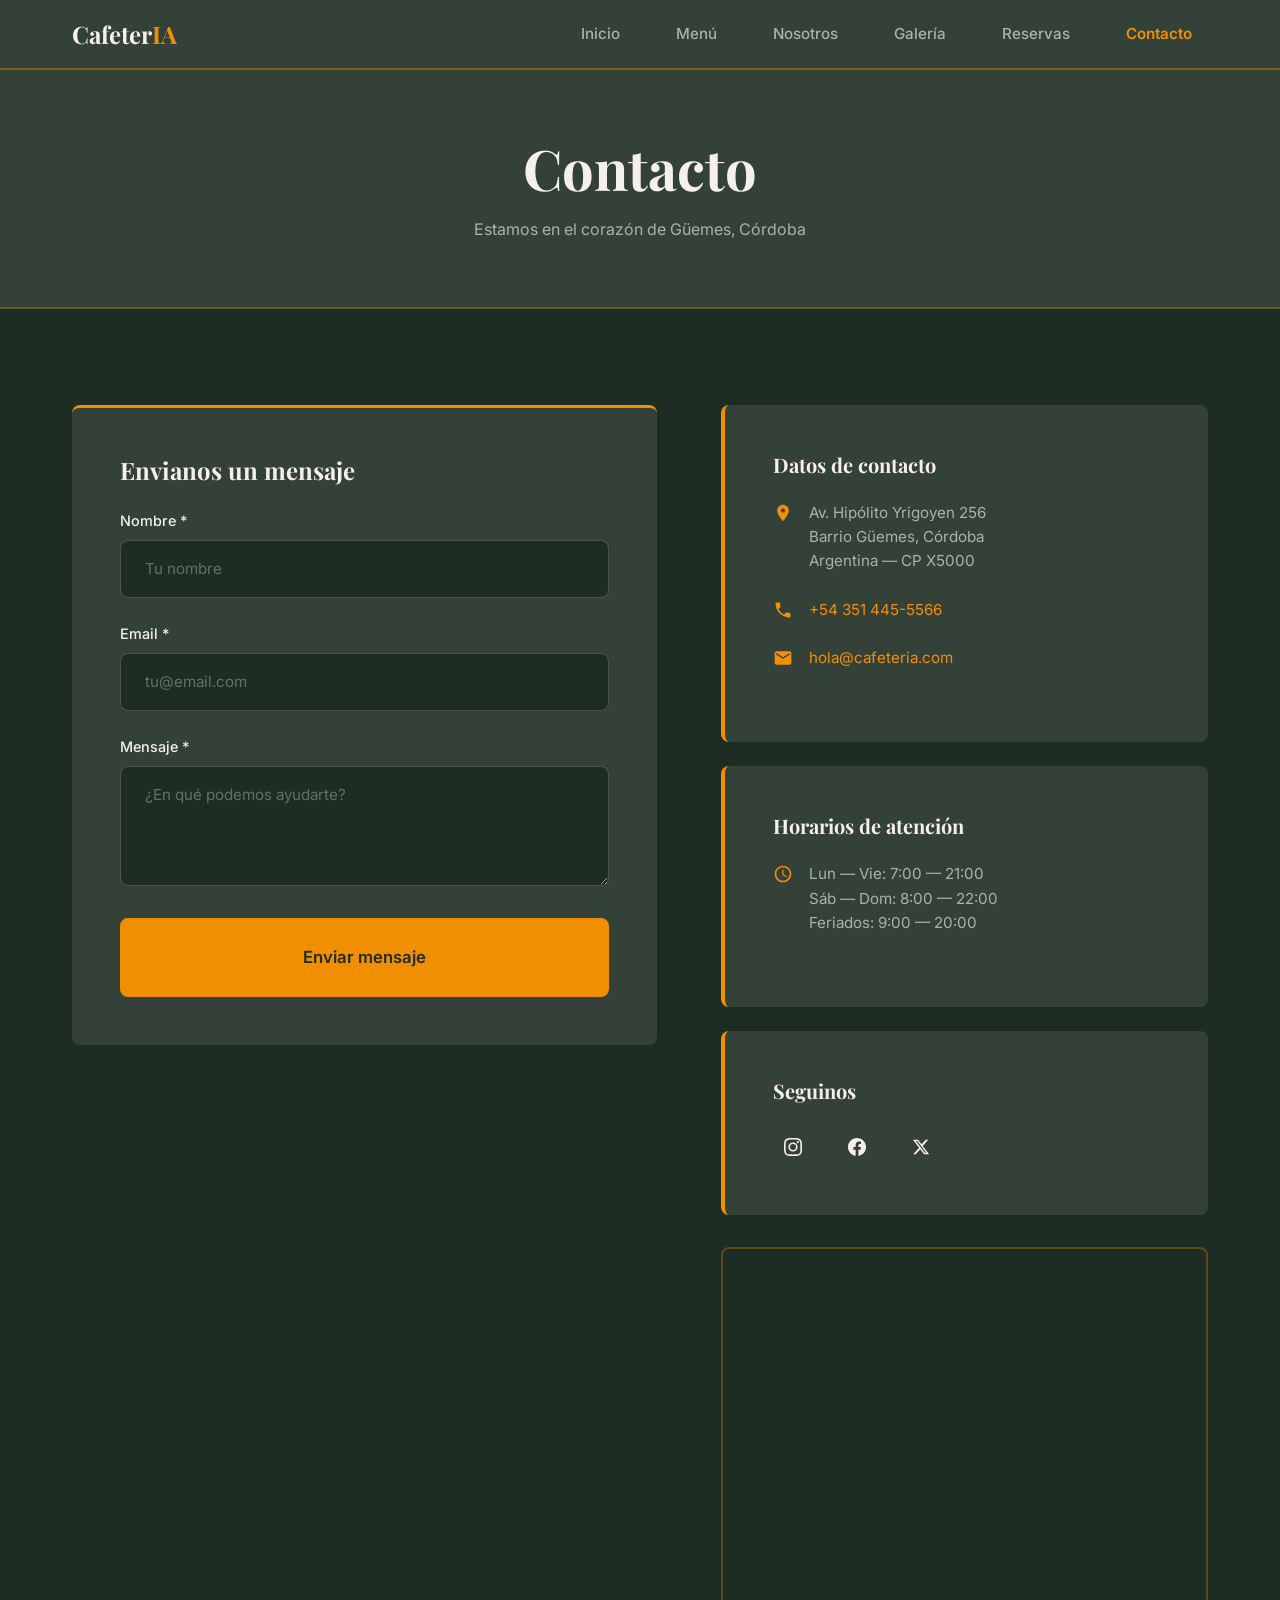
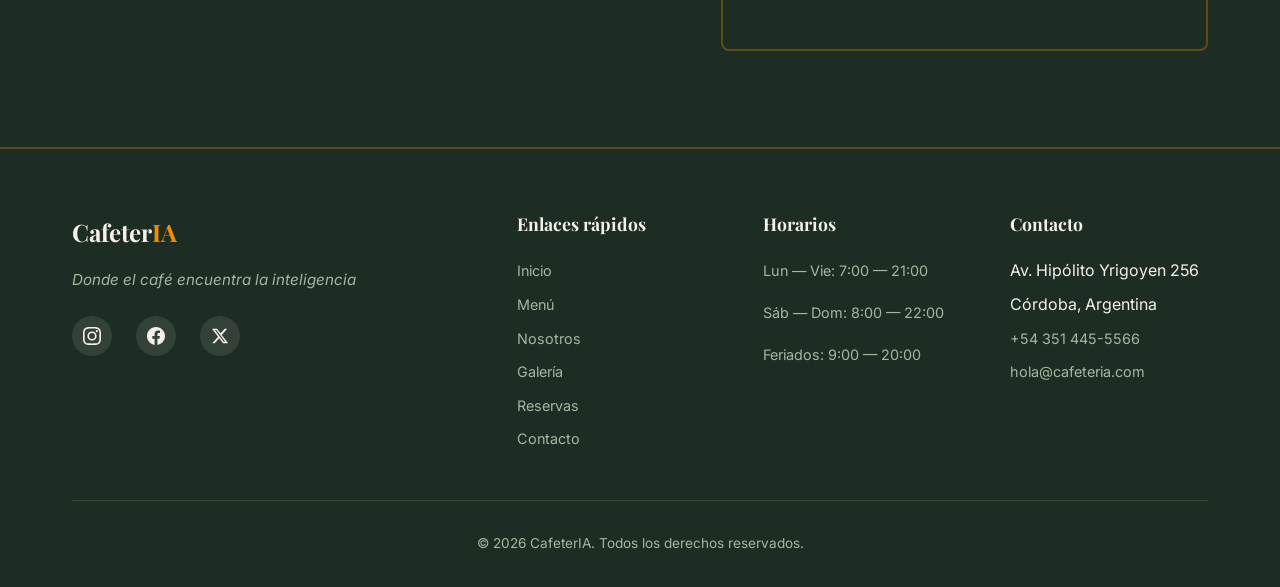
<file: contacto.html>
<!DOCTYPE html>
<html lang="es">
<head>
  <meta charset="UTF-8">
  <meta name="viewport" content="width=device-width, initial-scale=1.0">
  <meta name="description" content="Contactá con CafeterIA — Córdoba, Argentina. Dirección, teléfono, email y mapa.">
  <title>CafeterIA — Contacto</title>
  <link rel="preconnect" href="https://fonts.googleapis.com">
  <link rel="preconnect" href="https://fonts.gstatic.com" crossorigin>
  <link href="https://fonts.googleapis.com/css2?family=Inter:wght@400;500;600;700&family=Playfair+Display:wght@700&display=swap" rel="stylesheet">
  <link rel="stylesheet" href="css/main.css">
</head>
<body>

  <nav class="navbar">
    <div class="navbar__container">
      <a href="index.html" class="navbar__logo">Cafeter<span class="logo-ia">IA</span></a>
      <ul class="navbar__menu">
        <li><a href="index.html" class="navbar__link">Inicio</a></li>
        <li><a href="menu.html" class="navbar__link">Menú</a></li>
        <li><a href="nosotros.html" class="navbar__link">Nosotros</a></li>
        <li><a href="galeria.html" class="navbar__link">Galería</a></li>
        <li><a href="reservas.html" class="navbar__link">Reservas</a></li>
        <li><a href="contacto.html" class="navbar__link">Contacto</a></li>
      </ul>
      <button class="navbar__burger" aria-label="Abrir menú">
        <span></span><span></span><span></span>
      </button>
    </div>
    <div class="navbar__mobile-menu">
      <a href="index.html" class="navbar__link">Inicio</a>
      <a href="menu.html" class="navbar__link">Menú</a>
      <a href="nosotros.html" class="navbar__link">Nosotros</a>
      <a href="galeria.html" class="navbar__link">Galería</a>
      <a href="reservas.html" class="navbar__link">Reservas</a>
      <a href="contacto.html" class="navbar__link">Contacto</a>
    </div>
  </nav>

  <main>
    <header class="page-header">
      <h1 class="page-header__title">Contacto</h1>
      <p class="page-header__subtitle">Estamos en el corazón de Güemes, Córdoba</p>
    </header>

    <section class="section">
      <div class="section__container">
        <div class="two-columns">
          <!-- Formulario de contacto -->
          <div>
            <div class="form-container">
              <h2 style="font-family: 'Playfair Display', serif; margin-bottom: 1.5rem; font-size: 1.5rem;">Envianos un mensaje</h2>
              <form id="contact-form" class="form" novalidate>
                <div class="form__group">
                  <label for="contact-nombre" class="form__label">Nombre *</label>
                  <input type="text" id="contact-nombre" name="nombre" class="form__input" placeholder="Tu nombre" required>
                  <span class="form__error" id="contact-nombre-error">Ingresá tu nombre</span>
                </div>

                <div class="form__group">
                  <label for="contact-email" class="form__label">Email *</label>
                  <input type="email" id="contact-email" name="email" class="form__input" placeholder="tu@email.com" required>
                  <span class="form__error" id="contact-email-error">Ingresá un email válido</span>
                </div>

                <div class="form__group">
                  <label for="contact-mensaje" class="form__label">Mensaje *</label>
                  <textarea id="contact-mensaje" name="mensaje" class="form__textarea" placeholder="¿En qué podemos ayudarte?" required></textarea>
                  <span class="form__error" id="contact-mensaje-error">Escribí tu mensaje</span>
                </div>

                <button type="submit" class="btn btn--primary btn--lg" style="width: 100%;">Enviar mensaje</button>
              </form>

              <div class="confirmation-message" id="contact-confirmation">
                <div class="confirmation-message__icon">📨</div>
                <h3 class="confirmation-message__title">¡Mensaje enviado!</h3>
                <p class="confirmation-message__text">Gracias por contactarnos. Te responderemos a la brevedad.</p>
              </div>
            </div>
          </div>

          <!-- Información de contacto -->
          <div>
            <div class="info-box">
              <h3 class="info-box__title">Datos de contacto</h3>
              <div class="info-box__item">
                <svg viewBox="0 0 24 24"><path d="M12 2C8.13 2 5 5.13 5 9c0 5.25 7 13 7 13s7-7.75 7-13c0-3.87-3.13-7-7-7zm0 9.5c-1.38 0-2.5-1.12-2.5-2.5s1.12-2.5 2.5-2.5 2.5 1.12 2.5 2.5-1.12 2.5-2.5 2.5z"/></svg>
                <span>Av. Hipólito Yrigoyen 256<br>Barrio Güemes, Córdoba<br>Argentina — CP X5000</span>
              </div>
              <div class="info-box__item">
                <svg viewBox="0 0 24 24"><path d="M6.62 10.79c1.44 2.83 3.76 5.14 6.59 6.59l2.2-2.2c.27-.27.67-.36 1.02-.24 1.12.37 2.33.57 3.57.57.55 0 1 .45 1 1V20c0 .55-.45 1-1 1-9.39 0-17-7.61-17-17 0-.55.45-1 1-1h3.5c.55 0 1 .45 1 1 0 1.25.2 2.45.57 3.57.11.35.03.74-.25 1.02l-2.2 2.2z"/></svg>
                <span><a href="tel:+543514455566">+54 351 445-5566</a></span>
              </div>
              <div class="info-box__item">
                <svg viewBox="0 0 24 24"><path d="M20 4H4c-1.1 0-1.99.9-1.99 2L2 18c0 1.1.9 2 2 2h16c1.1 0 2-.9 2-2V6c0-1.1-.9-2-2-2zm0 4l-8 5-8-5V6l8 5 8-5v2z"/></svg>
                <span><a href="mailto:hola@cafeteria.com">hola@cafeteria.com</a></span>
              </div>
            </div>

            <div class="info-box" style="margin-top: 1.5rem;">
              <h3 class="info-box__title">Horarios de atención</h3>
              <div class="info-box__item">
                <svg viewBox="0 0 24 24"><path d="M11.99 2C6.47 2 2 6.48 2 12s4.47 10 9.99 10C17.52 22 22 17.52 22 12S17.52 2 11.99 2zM12 20c-4.42 0-8-3.58-8-8s3.58-8 8-8 8 3.58 8 8-3.58 8-8 8zm.5-13H11v6l5.25 3.15.75-1.23-4.5-2.67z"/></svg>
                <span>
                  Lun — Vie: 7:00 — 21:00<br>
                  Sáb — Dom: 8:00 — 22:00<br>
                  Feriados: 9:00 — 20:00
                </span>
              </div>
            </div>

            <div class="info-box" style="margin-top: 1.5rem;">
              <h3 class="info-box__title">Seguinos</h3>
              <div class="footer__social">
                <a href="#" aria-label="Instagram">
                  <svg viewBox="0 0 24 24"><path d="M12 2.163c3.204 0 3.584.012 4.85.07 3.252.148 4.771 1.691 4.919 4.919.058 1.265.069 1.645.069 4.849 0 3.205-.012 3.584-.069 4.849-.149 3.225-1.664 4.771-4.919 4.919-1.266.058-1.644.07-4.85.07-3.204 0-3.584-.012-4.849-.07-3.26-.149-4.771-1.699-4.919-4.92-.058-1.265-.07-1.644-.07-4.849 0-3.204.013-3.583.07-4.849.149-3.227 1.664-4.771 4.919-4.919 1.266-.057 1.645-.069 4.849-.069zM12 0C8.741 0 8.333.014 7.053.072 2.695.272.273 2.69.073 7.052.014 8.333 0 8.741 0 12c0 3.259.014 3.668.072 4.948.2 4.358 2.618 6.78 6.98 6.98C8.333 23.986 8.741 24 12 24c3.259 0 3.668-.014 4.948-.072 4.354-.2 6.782-2.618 6.979-6.98.059-1.28.073-1.689.073-4.948 0-3.259-.014-3.667-.072-4.947-.196-4.354-2.617-6.78-6.979-6.98C15.668.014 15.259 0 12 0zm0 5.838a6.162 6.162 0 100 12.324 6.162 6.162 0 000-12.324zM12 16a4 4 0 110-8 4 4 0 010 8zm6.406-11.845a1.44 1.44 0 100 2.881 1.44 1.44 0 000-2.881z"/></svg>
                </a>
                <a href="#" aria-label="Facebook">
                  <svg viewBox="0 0 24 24"><path d="M24 12.073c0-6.627-5.373-12-12-12s-12 5.373-12 12c0 5.99 4.388 10.954 10.125 11.854v-8.385H7.078v-3.47h3.047V9.43c0-3.007 1.792-4.669 4.533-4.669 1.312 0 2.686.235 2.686.235v2.953H15.83c-1.491 0-1.956.925-1.956 1.874v2.25h3.328l-.532 3.47h-2.796v8.385C19.612 23.027 24 18.062 24 12.073z"/></svg>
                </a>
                <a href="#" aria-label="Twitter">
                  <svg viewBox="0 0 24 24"><path d="M18.244 2.25h3.308l-7.227 8.26 8.502 11.24H16.17l-5.214-6.817L4.99 21.75H1.68l7.73-8.835L1.254 2.25H8.08l4.713 6.231zm-1.161 17.52h1.833L7.084 4.126H5.117z"/></svg>
                </a>
              </div>
            </div>

            <div class="map-container">
              <iframe
                src="https://maps.google.com/maps?q=Barrio+Güemes,+Córdoba,+Argentina&t=&z=15&ie=UTF8&iwloc=&output=embed"
                allowfullscreen=""
                loading="lazy"
                referrerpolicy="no-referrer-when-downgrade"
                title="Ubicación de CafeterIA en Córdoba">
              </iframe>
            </div>
          </div>
        </div>
      </div>
    </section>
  </main>

  <footer class="footer">
    <div class="footer__container">
      <div class="footer__grid">
        <div class="footer__brand">
          <div class="footer__logo">Cafeter<span class="logo-ia">IA</span></div>
          <p class="footer__slogan">Donde el café encuentra la inteligencia</p>
          <div class="footer__social">
            <a href="#" aria-label="Instagram"><svg viewBox="0 0 24 24"><path d="M12 2.163c3.204 0 3.584.012 4.85.07 3.252.148 4.771 1.691 4.919 4.919.058 1.265.069 1.645.069 4.849 0 3.205-.012 3.584-.069 4.849-.149 3.225-1.664 4.771-4.919 4.919-1.266.058-1.644.07-4.85.07-3.204 0-3.584-.012-4.849-.07-3.26-.149-4.771-1.699-4.919-4.92-.058-1.265-.07-1.644-.07-4.849 0-3.204.013-3.583.07-4.849.149-3.227 1.664-4.771 4.919-4.919 1.266-.057 1.645-.069 4.849-.069zM12 0C8.741 0 8.333.014 7.053.072 2.695.272.273 2.69.073 7.052.014 8.333 0 8.741 0 12c0 3.259.014 3.668.072 4.948.2 4.358 2.618 6.78 6.98 6.98C8.333 23.986 8.741 24 12 24c3.259 0 3.668-.014 4.948-.072 4.354-.2 6.782-2.618 6.979-6.98.059-1.28.073-1.689.073-4.948 0-3.259-.014-3.667-.072-4.947-.196-4.354-2.617-6.78-6.979-6.98C15.668.014 15.259 0 12 0zm0 5.838a6.162 6.162 0 100 12.324 6.162 6.162 0 000-12.324zM12 16a4 4 0 110-8 4 4 0 010 8zm6.406-11.845a1.44 1.44 0 100 2.881 1.44 1.44 0 000-2.881z"/></svg></a>
            <a href="#" aria-label="Facebook"><svg viewBox="0 0 24 24"><path d="M24 12.073c0-6.627-5.373-12-12-12s-12 5.373-12 12c0 5.99 4.388 10.954 10.125 11.854v-8.385H7.078v-3.47h3.047V9.43c0-3.007 1.792-4.669 4.533-4.669 1.312 0 2.686.235 2.686.235v2.953H15.83c-1.491 0-1.956.925-1.956 1.874v2.25h3.328l-.532 3.47h-2.796v8.385C19.612 23.027 24 18.062 24 12.073z"/></svg></a>
            <a href="#" aria-label="Twitter"><svg viewBox="0 0 24 24"><path d="M18.244 2.25h3.308l-7.227 8.26 8.502 11.24H16.17l-5.214-6.817L4.99 21.75H1.68l7.73-8.835L1.254 2.25H8.08l4.713 6.231zm-1.161 17.52h1.833L7.084 4.126H5.117z"/></svg></a>
          </div>
        </div>
        <div>
          <h4 class="footer__title">Enlaces rápidos</h4>
          <ul class="footer__links">
            <li><a href="index.html">Inicio</a></li>
            <li><a href="menu.html">Menú</a></li>
            <li><a href="nosotros.html">Nosotros</a></li>
            <li><a href="galeria.html">Galería</a></li>
            <li><a href="reservas.html">Reservas</a></li>
            <li><a href="contacto.html">Contacto</a></li>
          </ul>
        </div>
        <div>
          <h4 class="footer__title">Horarios</h4>
          <div class="footer__schedule">
            <p>Lun — Vie: 7:00 — 21:00</p>
            <p>Sáb — Dom: 8:00 — 22:00</p>
            <p>Feriados: 9:00 — 20:00</p>
          </div>
        </div>
        <div>
          <h4 class="footer__title">Contacto</h4>
          <ul class="footer__links">
            <li>Av. Hipólito Yrigoyen 256</li>
            <li>Córdoba, Argentina</li>
            <li><a href="tel:+543514455566">+54 351 445-5566</a></li>
            <li><a href="mailto:hola@cafeteria.com">hola@cafeteria.com</a></li>
          </ul>
        </div>
      </div>
      <div class="footer__bottom">
        <p>&copy; <span id="current-year"></span> CafeterIA. Todos los derechos reservados.</p>
      </div>
    </div>
  </footer>

  <script src="js/main.js"></script>
  <script src="js/forms.js"></script>
</body>
</html>
</file>
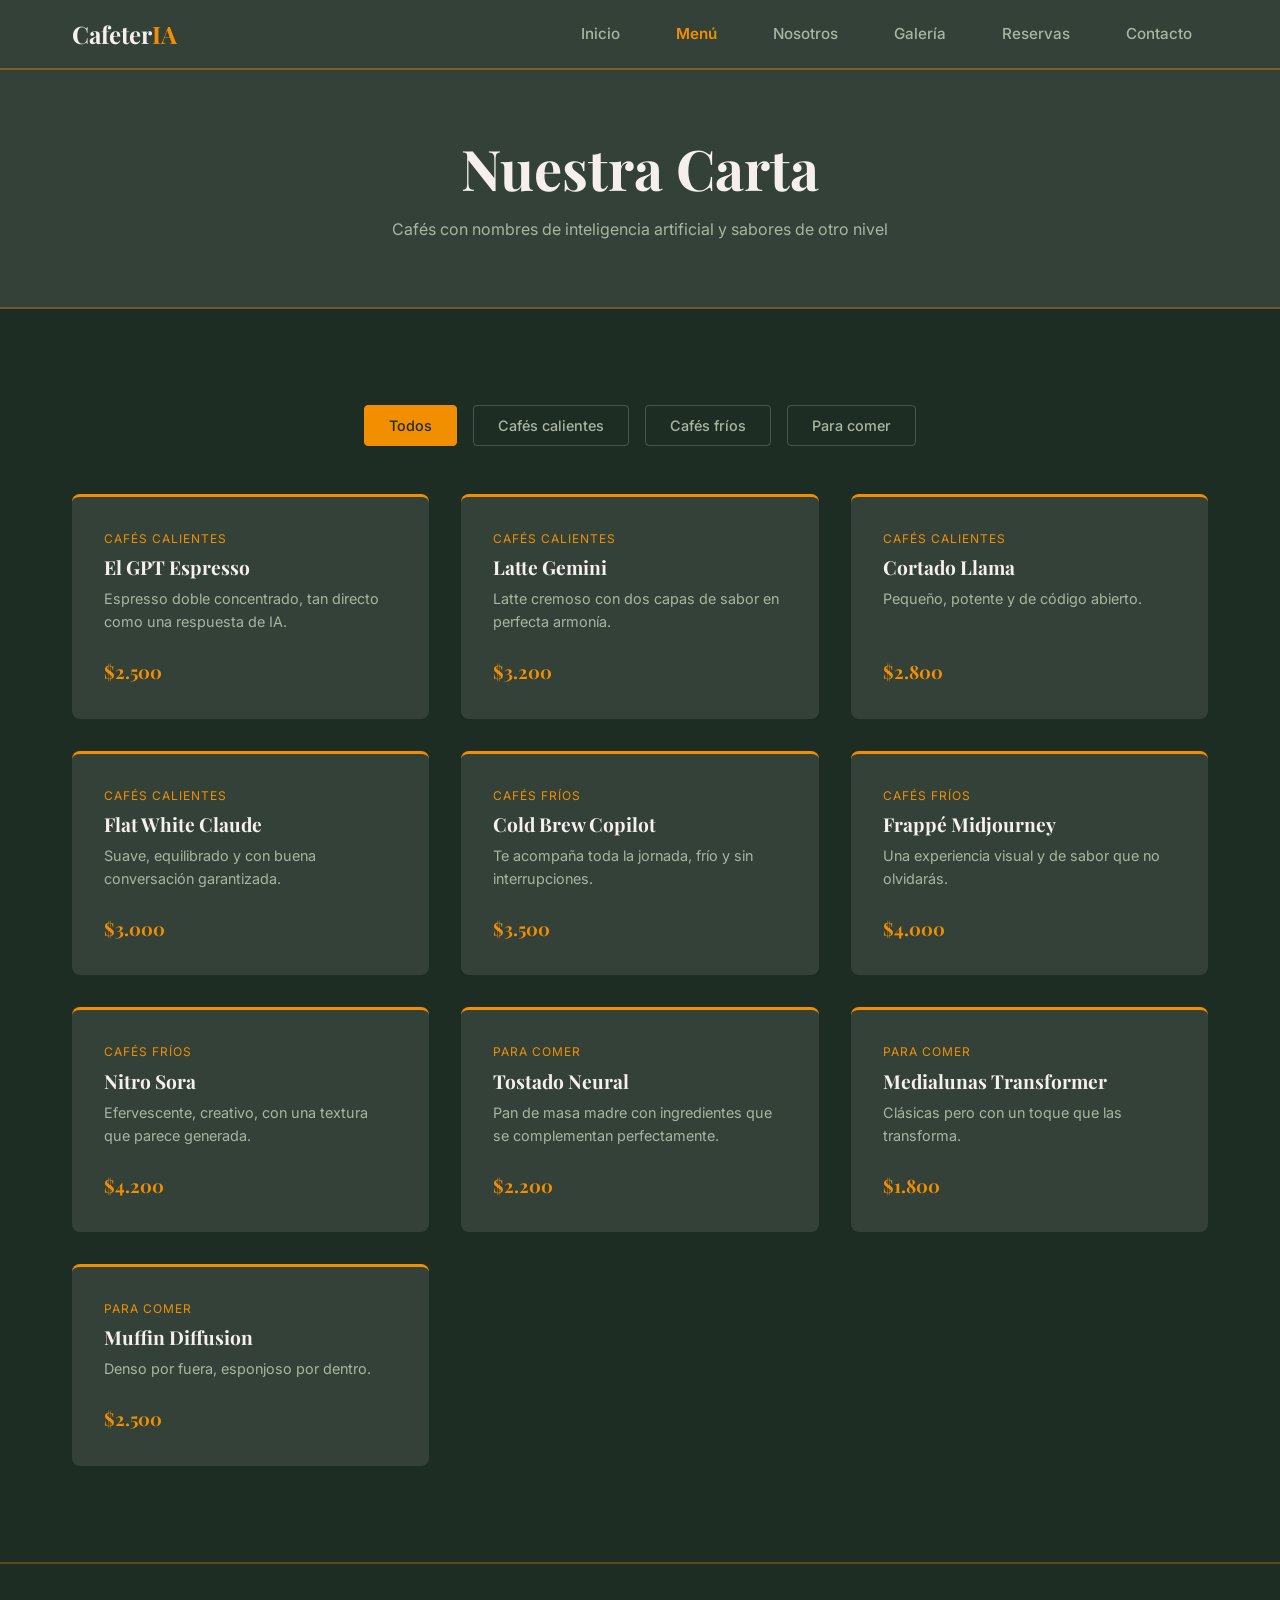
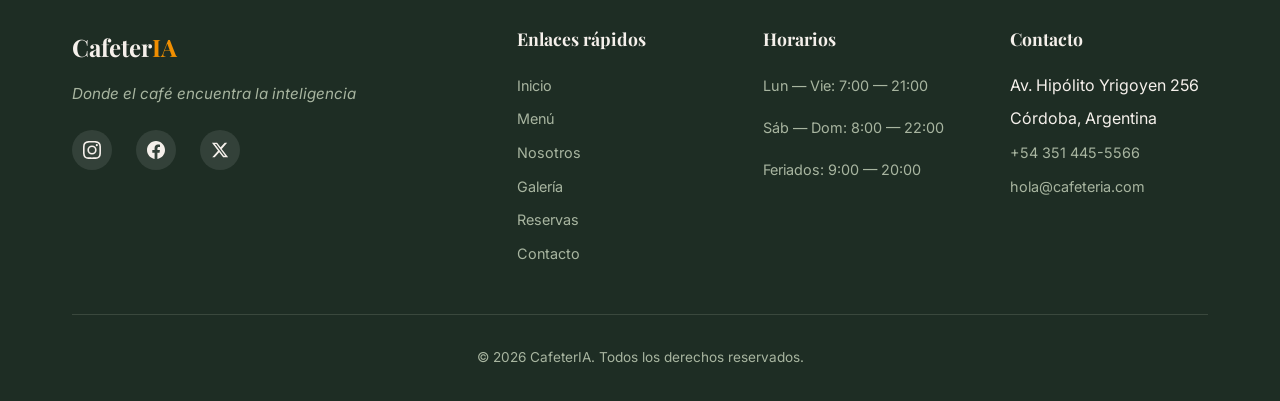
<file: menu.html>
<!DOCTYPE html>
<html lang="es">
<head>
  <meta charset="UTF-8">
  <meta name="viewport" content="width=device-width, initial-scale=1.0">
  <meta name="description" content="Carta completa de CafeterIA — Cafés con nombres de IA, fríos, y opciones para comer.">
  <title>CafeterIA — Menú</title>
  <link rel="preconnect" href="https://fonts.googleapis.com">
  <link rel="preconnect" href="https://fonts.gstatic.com" crossorigin>
  <link href="https://fonts.googleapis.com/css2?family=Inter:wght@400;500;600;700&family=Playfair+Display:wght@700&display=swap" rel="stylesheet">
  <link rel="stylesheet" href="css/main.css">
</head>
<body>

  <nav class="navbar">
    <div class="navbar__container">
      <a href="index.html" class="navbar__logo">Cafeter<span class="logo-ia">IA</span></a>
      <ul class="navbar__menu">
        <li><a href="index.html" class="navbar__link">Inicio</a></li>
        <li><a href="menu.html" class="navbar__link">Menú</a></li>
        <li><a href="nosotros.html" class="navbar__link">Nosotros</a></li>
        <li><a href="galeria.html" class="navbar__link">Galería</a></li>
        <li><a href="reservas.html" class="navbar__link">Reservas</a></li>
        <li><a href="contacto.html" class="navbar__link">Contacto</a></li>
      </ul>
      <button class="navbar__burger" aria-label="Abrir menú">
        <span></span><span></span><span></span>
      </button>
    </div>
    <div class="navbar__mobile-menu">
      <a href="index.html" class="navbar__link">Inicio</a>
      <a href="menu.html" class="navbar__link">Menú</a>
      <a href="nosotros.html" class="navbar__link">Nosotros</a>
      <a href="galeria.html" class="navbar__link">Galería</a>
      <a href="reservas.html" class="navbar__link">Reservas</a>
      <a href="contacto.html" class="navbar__link">Contacto</a>
    </div>
  </nav>

  <main>
    <header class="page-header">
      <h1 class="page-header__title">Nuestra Carta</h1>
      <p class="page-header__subtitle">Cafés con nombres de inteligencia artificial y sabores de otro nivel</p>
    </header>

    <section class="section">
      <div class="section__container">
        <div class="filters menu-filters">
          <button class="filter-btn active" data-filter="all">Todos</button>
          <button class="filter-btn" data-filter="calientes">Cafés calientes</button>
          <button class="filter-btn" data-filter="frios">Cafés fríos</button>
          <button class="filter-btn" data-filter="comer">Para comer</button>
        </div>

        <div class="menu-grid">
          <!-- Cafés calientes -->
          <article class="menu-card" data-category="calientes">
            <span class="menu-card__category">Cafés calientes</span>
            <h3 class="menu-card__name">El GPT Espresso</h3>
            <p class="menu-card__desc">Espresso doble concentrado, tan directo como una respuesta de IA.</p>
            <span class="menu-card__price">$2.500</span>
          </article>
          <article class="menu-card" data-category="calientes">
            <span class="menu-card__category">Cafés calientes</span>
            <h3 class="menu-card__name">Latte Gemini</h3>
            <p class="menu-card__desc">Latte cremoso con dos capas de sabor en perfecta armonía.</p>
            <span class="menu-card__price">$3.200</span>
          </article>
          <article class="menu-card" data-category="calientes">
            <span class="menu-card__category">Cafés calientes</span>
            <h3 class="menu-card__name">Cortado Llama</h3>
            <p class="menu-card__desc">Pequeño, potente y de código abierto.</p>
            <span class="menu-card__price">$2.800</span>
          </article>
          <article class="menu-card" data-category="calientes">
            <span class="menu-card__category">Cafés calientes</span>
            <h3 class="menu-card__name">Flat White Claude</h3>
            <p class="menu-card__desc">Suave, equilibrado y con buena conversación garantizada.</p>
            <span class="menu-card__price">$3.000</span>
          </article>

          <!-- Cafés fríos -->
          <article class="menu-card" data-category="frios">
            <span class="menu-card__category">Cafés fríos</span>
            <h3 class="menu-card__name">Cold Brew Copilot</h3>
            <p class="menu-card__desc">Te acompaña toda la jornada, frío y sin interrupciones.</p>
            <span class="menu-card__price">$3.500</span>
          </article>
          <article class="menu-card" data-category="frios">
            <span class="menu-card__category">Cafés fríos</span>
            <h3 class="menu-card__name">Frappé Midjourney</h3>
            <p class="menu-card__desc">Una experiencia visual y de sabor que no olvidarás.</p>
            <span class="menu-card__price">$4.000</span>
          </article>
          <article class="menu-card" data-category="frios">
            <span class="menu-card__category">Cafés fríos</span>
            <h3 class="menu-card__name">Nitro Sora</h3>
            <p class="menu-card__desc">Efervescente, creativo, con una textura que parece generada.</p>
            <span class="menu-card__price">$4.200</span>
          </article>

          <!-- Para comer -->
          <article class="menu-card" data-category="comer">
            <span class="menu-card__category">Para comer</span>
            <h3 class="menu-card__name">Tostado Neural</h3>
            <p class="menu-card__desc">Pan de masa madre con ingredientes que se complementan perfectamente.</p>
            <span class="menu-card__price">$2.200</span>
          </article>
          <article class="menu-card" data-category="comer">
            <span class="menu-card__category">Para comer</span>
            <h3 class="menu-card__name">Medialunas Transformer</h3>
            <p class="menu-card__desc">Clásicas pero con un toque que las transforma.</p>
            <span class="menu-card__price">$1.800</span>
          </article>
          <article class="menu-card" data-category="comer">
            <span class="menu-card__category">Para comer</span>
            <h3 class="menu-card__name">Muffin Diffusion</h3>
            <p class="menu-card__desc">Denso por fuera, esponjoso por dentro.</p>
            <span class="menu-card__price">$2.500</span>
          </article>
        </div>
      </div>
    </section>
  </main>

  <footer class="footer">
    <div class="footer__container">
      <div class="footer__grid">
        <div class="footer__brand">
          <div class="footer__logo">Cafeter<span class="logo-ia">IA</span></div>
          <p class="footer__slogan">Donde el café encuentra la inteligencia</p>
          <div class="footer__social">
            <a href="#" aria-label="Instagram"><svg viewBox="0 0 24 24"><path d="M12 2.163c3.204 0 3.584.012 4.85.07 3.252.148 4.771 1.691 4.919 4.919.058 1.265.069 1.645.069 4.849 0 3.205-.012 3.584-.069 4.849-.149 3.225-1.664 4.771-4.919 4.919-1.266.058-1.644.07-4.85.07-3.204 0-3.584-.012-4.849-.07-3.26-.149-4.771-1.699-4.919-4.92-.058-1.265-.07-1.644-.07-4.849 0-3.204.013-3.583.07-4.849.149-3.227 1.664-4.771 4.919-4.919 1.266-.057 1.645-.069 4.849-.069zM12 0C8.741 0 8.333.014 7.053.072 2.695.272.273 2.69.073 7.052.014 8.333 0 8.741 0 12c0 3.259.014 3.668.072 4.948.2 4.358 2.618 6.78 6.98 6.98C8.333 23.986 8.741 24 12 24c3.259 0 3.668-.014 4.948-.072 4.354-.2 6.782-2.618 6.979-6.98.059-1.28.073-1.689.073-4.948 0-3.259-.014-3.667-.072-4.947-.196-4.354-2.617-6.78-6.979-6.98C15.668.014 15.259 0 12 0zm0 5.838a6.162 6.162 0 100 12.324 6.162 6.162 0 000-12.324zM12 16a4 4 0 110-8 4 4 0 010 8zm6.406-11.845a1.44 1.44 0 100 2.881 1.44 1.44 0 000-2.881z"/></svg></a>
            <a href="#" aria-label="Facebook"><svg viewBox="0 0 24 24"><path d="M24 12.073c0-6.627-5.373-12-12-12s-12 5.373-12 12c0 5.99 4.388 10.954 10.125 11.854v-8.385H7.078v-3.47h3.047V9.43c0-3.007 1.792-4.669 4.533-4.669 1.312 0 2.686.235 2.686.235v2.953H15.83c-1.491 0-1.956.925-1.956 1.874v2.25h3.328l-.532 3.47h-2.796v8.385C19.612 23.027 24 18.062 24 12.073z"/></svg></a>
            <a href="#" aria-label="Twitter"><svg viewBox="0 0 24 24"><path d="M18.244 2.25h3.308l-7.227 8.26 8.502 11.24H16.17l-5.214-6.817L4.99 21.75H1.68l7.73-8.835L1.254 2.25H8.08l4.713 6.231zm-1.161 17.52h1.833L7.084 4.126H5.117z"/></svg></a>
          </div>
        </div>
        <div>
          <h4 class="footer__title">Enlaces rápidos</h4>
          <ul class="footer__links">
            <li><a href="index.html">Inicio</a></li>
            <li><a href="menu.html">Menú</a></li>
            <li><a href="nosotros.html">Nosotros</a></li>
            <li><a href="galeria.html">Galería</a></li>
            <li><a href="reservas.html">Reservas</a></li>
            <li><a href="contacto.html">Contacto</a></li>
          </ul>
        </div>
        <div>
          <h4 class="footer__title">Horarios</h4>
          <div class="footer__schedule">
            <p>Lun — Vie: 7:00 — 21:00</p>
            <p>Sáb — Dom: 8:00 — 22:00</p>
            <p>Feriados: 9:00 — 20:00</p>
          </div>
        </div>
        <div>
          <h4 class="footer__title">Contacto</h4>
          <ul class="footer__links">
            <li>Av. Hipólito Yrigoyen 256</li>
            <li>Córdoba, Argentina</li>
            <li><a href="tel:+543514455566">+54 351 445-5566</a></li>
            <li><a href="mailto:hola@cafeteria.com">hola@cafeteria.com</a></li>
          </ul>
        </div>
      </div>
      <div class="footer__bottom">
        <p>&copy; <span id="current-year"></span> CafeterIA. Todos los derechos reservados.</p>
      </div>
    </div>
  </footer>

  <script src="js/main.js"></script>
  <script src="js/menu-filters.js"></script>
</body>
</html>
</file>
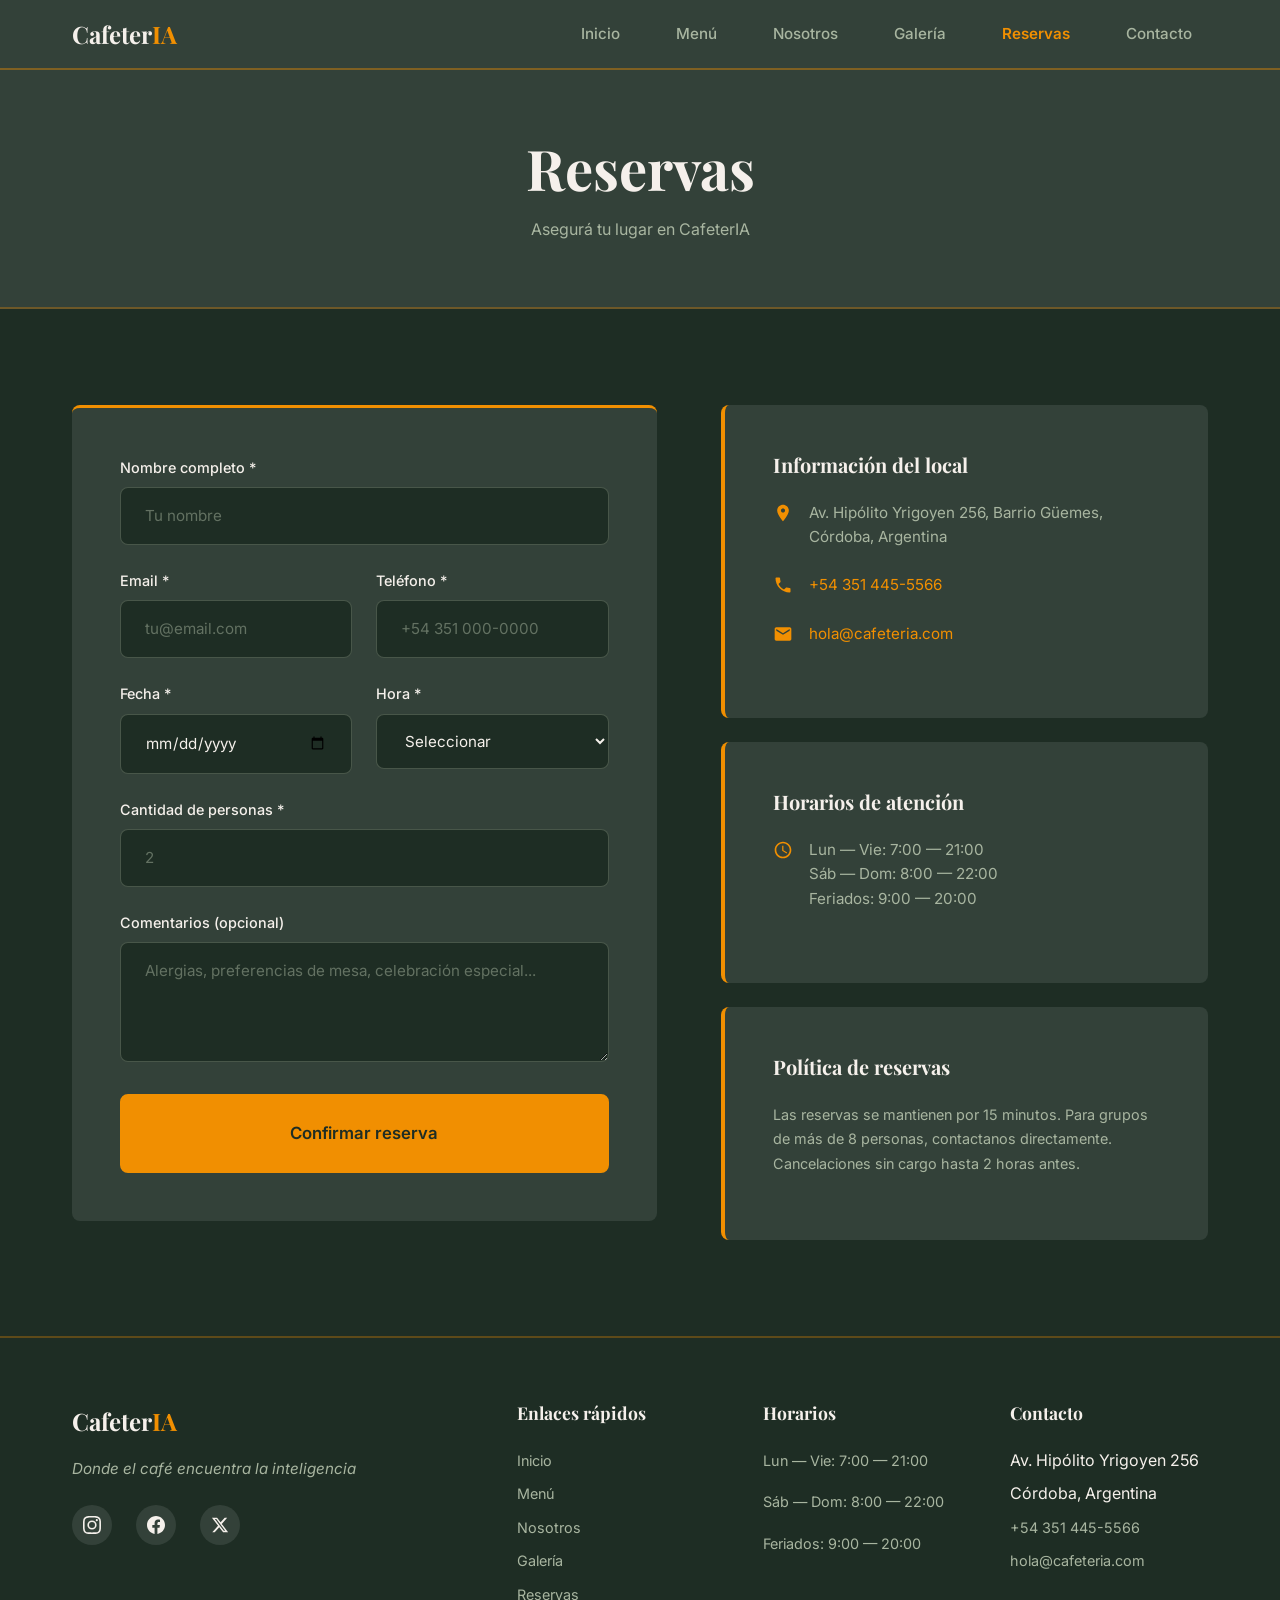
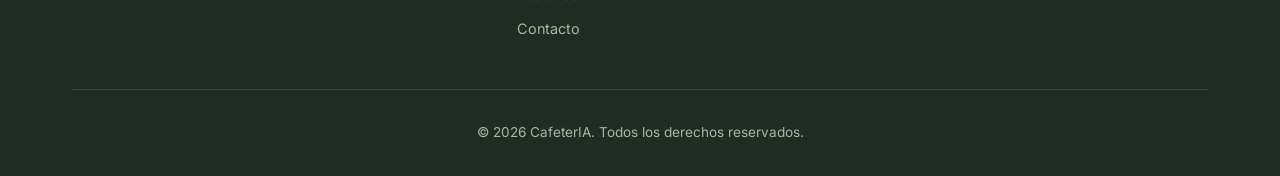
<file: reservas.html>
<!DOCTYPE html>
<html lang="es">
<head>
  <meta charset="UTF-8">
  <meta name="viewport" content="width=device-width, initial-scale=1.0">
  <meta name="description" content="Reservá tu mesa en CafeterIA — Córdoba, Argentina.">
  <title>CafeterIA — Reservas</title>
  <link rel="preconnect" href="https://fonts.googleapis.com">
  <link rel="preconnect" href="https://fonts.gstatic.com" crossorigin>
  <link href="https://fonts.googleapis.com/css2?family=Inter:wght@400;500;600;700&family=Playfair+Display:wght@700&display=swap" rel="stylesheet">
  <link rel="stylesheet" href="css/main.css">
</head>
<body>

  <nav class="navbar">
    <div class="navbar__container">
      <a href="index.html" class="navbar__logo">Cafeter<span class="logo-ia">IA</span></a>
      <ul class="navbar__menu">
        <li><a href="index.html" class="navbar__link">Inicio</a></li>
        <li><a href="menu.html" class="navbar__link">Menú</a></li>
        <li><a href="nosotros.html" class="navbar__link">Nosotros</a></li>
        <li><a href="galeria.html" class="navbar__link">Galería</a></li>
        <li><a href="reservas.html" class="navbar__link">Reservas</a></li>
        <li><a href="contacto.html" class="navbar__link">Contacto</a></li>
      </ul>
      <button class="navbar__burger" aria-label="Abrir menú">
        <span></span><span></span><span></span>
      </button>
    </div>
    <div class="navbar__mobile-menu">
      <a href="index.html" class="navbar__link">Inicio</a>
      <a href="menu.html" class="navbar__link">Menú</a>
      <a href="nosotros.html" class="navbar__link">Nosotros</a>
      <a href="galeria.html" class="navbar__link">Galería</a>
      <a href="reservas.html" class="navbar__link">Reservas</a>
      <a href="contacto.html" class="navbar__link">Contacto</a>
    </div>
  </nav>

  <main>
    <header class="page-header">
      <h1 class="page-header__title">Reservas</h1>
      <p class="page-header__subtitle">Asegurá tu lugar en CafeterIA</p>
    </header>

    <section class="section">
      <div class="section__container">
        <div class="two-columns">
          <!-- Formulario -->
          <div>
            <div class="form-container">
              <form id="reservation-form" class="form" novalidate>
                <div class="form__group">
                  <label for="nombre" class="form__label">Nombre completo *</label>
                  <input type="text" id="nombre" name="nombre" class="form__input" placeholder="Tu nombre" required>
                  <span class="form__error" id="nombre-error">Ingresá tu nombre</span>
                </div>

                <div class="form__row">
                  <div class="form__group">
                    <label for="email" class="form__label">Email *</label>
                    <input type="email" id="email" name="email" class="form__input" placeholder="tu@email.com" required>
                    <span class="form__error" id="email-error">Ingresá un email válido</span>
                  </div>
                  <div class="form__group">
                    <label for="telefono" class="form__label">Teléfono *</label>
                    <input type="tel" id="telefono" name="telefono" class="form__input" placeholder="+54 351 000-0000" required>
                    <span class="form__error" id="telefono-error">Ingresá tu teléfono</span>
                  </div>
                </div>

                <div class="form__row">
                  <div class="form__group">
                    <label for="fecha" class="form__label">Fecha *</label>
                    <input type="date" id="fecha" name="fecha" class="form__input" required>
                    <span class="form__error" id="fecha-error">Seleccioná una fecha</span>
                  </div>
                  <div class="form__group">
                    <label for="hora" class="form__label">Hora *</label>
                    <select id="hora" name="hora" class="form__select" required>
                      <option value="">Seleccionar</option>
                      <option value="08:00">08:00</option>
                      <option value="09:00">09:00</option>
                      <option value="10:00">10:00</option>
                      <option value="11:00">11:00</option>
                      <option value="12:00">12:00</option>
                      <option value="13:00">13:00</option>
                      <option value="14:00">14:00</option>
                      <option value="15:00">15:00</option>
                      <option value="16:00">16:00</option>
                      <option value="17:00">17:00</option>
                      <option value="18:00">18:00</option>
                      <option value="19:00">19:00</option>
                      <option value="20:00">20:00</option>
                    </select>
                    <span class="form__error" id="hora-error">Seleccioná un horario</span>
                  </div>
                </div>

                <div class="form__group">
                  <label for="personas" class="form__label">Cantidad de personas *</label>
                  <input type="number" id="personas" name="personas" class="form__input" min="1" max="20" placeholder="2" required>
                  <span class="form__error" id="personas-error">Indicá la cantidad de personas</span>
                </div>

                <div class="form__group">
                  <label for="comentarios" class="form__label">Comentarios (opcional)</label>
                  <textarea id="comentarios" name="comentarios" class="form__textarea" placeholder="Alergias, preferencias de mesa, celebración especial..."></textarea>
                </div>

                <button type="submit" class="btn btn--primary btn--lg" style="width: 100%;">Confirmar reserva</button>
              </form>

              <div class="confirmation-message" id="reservation-confirmation">
                <div class="confirmation-message__icon">✅</div>
                <h3 class="confirmation-message__title">¡Reserva confirmada!</h3>
                <p class="confirmation-message__text">Recibirás un email de confirmación con los detalles de tu reserva. ¡Te esperamos en CafeterIA!</p>
              </div>
            </div>
          </div>

          <!-- Info del local -->
          <div>
            <div class="info-box">
              <h3 class="info-box__title">Información del local</h3>
              <div class="info-box__item">
                <svg viewBox="0 0 24 24"><path d="M12 2C8.13 2 5 5.13 5 9c0 5.25 7 13 7 13s7-7.75 7-13c0-3.87-3.13-7-7-7zm0 9.5c-1.38 0-2.5-1.12-2.5-2.5s1.12-2.5 2.5-2.5 2.5 1.12 2.5 2.5-1.12 2.5-2.5 2.5z"/></svg>
                <span>Av. Hipólito Yrigoyen 256, Barrio Güemes, Córdoba, Argentina</span>
              </div>
              <div class="info-box__item">
                <svg viewBox="0 0 24 24"><path d="M6.62 10.79c1.44 2.83 3.76 5.14 6.59 6.59l2.2-2.2c.27-.27.67-.36 1.02-.24 1.12.37 2.33.57 3.57.57.55 0 1 .45 1 1V20c0 .55-.45 1-1 1-9.39 0-17-7.61-17-17 0-.55.45-1 1-1h3.5c.55 0 1 .45 1 1 0 1.25.2 2.45.57 3.57.11.35.03.74-.25 1.02l-2.2 2.2z"/></svg>
                <span><a href="tel:+543514455566">+54 351 445-5566</a></span>
              </div>
              <div class="info-box__item">
                <svg viewBox="0 0 24 24"><path d="M20 4H4c-1.1 0-1.99.9-1.99 2L2 18c0 1.1.9 2 2 2h16c1.1 0 2-.9 2-2V6c0-1.1-.9-2-2-2zm0 4l-8 5-8-5V6l8 5 8-5v2z"/></svg>
                <span><a href="mailto:hola@cafeteria.com">hola@cafeteria.com</a></span>
              </div>
            </div>

            <div class="info-box" style="margin-top: 1.5rem;">
              <h3 class="info-box__title">Horarios de atención</h3>
              <div class="info-box__item">
                <svg viewBox="0 0 24 24"><path d="M11.99 2C6.47 2 2 6.48 2 12s4.47 10 9.99 10C17.52 22 22 17.52 22 12S17.52 2 11.99 2zM12 20c-4.42 0-8-3.58-8-8s3.58-8 8-8 8 3.58 8 8-3.58 8-8 8zm.5-13H11v6l5.25 3.15.75-1.23-4.5-2.67z"/></svg>
                <span>
                  Lun — Vie: 7:00 — 21:00<br>
                  Sáb — Dom: 8:00 — 22:00<br>
                  Feriados: 9:00 — 20:00
                </span>
              </div>
            </div>

            <div class="info-box" style="margin-top: 1.5rem;">
              <h3 class="info-box__title">Política de reservas</h3>
              <p style="color: #A8B5A0; font-size: 0.9rem; line-height: 1.7;">
                Las reservas se mantienen por 15 minutos. Para grupos de más de 8 personas, contactanos directamente. Cancelaciones sin cargo hasta 2 horas antes.
              </p>
            </div>
          </div>
        </div>
      </div>
    </section>
  </main>

  <footer class="footer">
    <div class="footer__container">
      <div class="footer__grid">
        <div class="footer__brand">
          <div class="footer__logo">Cafeter<span class="logo-ia">IA</span></div>
          <p class="footer__slogan">Donde el café encuentra la inteligencia</p>
          <div class="footer__social">
            <a href="#" aria-label="Instagram"><svg viewBox="0 0 24 24"><path d="M12 2.163c3.204 0 3.584.012 4.85.07 3.252.148 4.771 1.691 4.919 4.919.058 1.265.069 1.645.069 4.849 0 3.205-.012 3.584-.069 4.849-.149 3.225-1.664 4.771-4.919 4.919-1.266.058-1.644.07-4.85.07-3.204 0-3.584-.012-4.849-.07-3.26-.149-4.771-1.699-4.919-4.92-.058-1.265-.07-1.644-.07-4.849 0-3.204.013-3.583.07-4.849.149-3.227 1.664-4.771 4.919-4.919 1.266-.057 1.645-.069 4.849-.069zM12 0C8.741 0 8.333.014 7.053.072 2.695.272.273 2.69.073 7.052.014 8.333 0 8.741 0 12c0 3.259.014 3.668.072 4.948.2 4.358 2.618 6.78 6.98 6.98C8.333 23.986 8.741 24 12 24c3.259 0 3.668-.014 4.948-.072 4.354-.2 6.782-2.618 6.979-6.98.059-1.28.073-1.689.073-4.948 0-3.259-.014-3.667-.072-4.947-.196-4.354-2.617-6.78-6.979-6.98C15.668.014 15.259 0 12 0zm0 5.838a6.162 6.162 0 100 12.324 6.162 6.162 0 000-12.324zM12 16a4 4 0 110-8 4 4 0 010 8zm6.406-11.845a1.44 1.44 0 100 2.881 1.44 1.44 0 000-2.881z"/></svg></a>
            <a href="#" aria-label="Facebook"><svg viewBox="0 0 24 24"><path d="M24 12.073c0-6.627-5.373-12-12-12s-12 5.373-12 12c0 5.99 4.388 10.954 10.125 11.854v-8.385H7.078v-3.47h3.047V9.43c0-3.007 1.792-4.669 4.533-4.669 1.312 0 2.686.235 2.686.235v2.953H15.83c-1.491 0-1.956.925-1.956 1.874v2.25h3.328l-.532 3.47h-2.796v8.385C19.612 23.027 24 18.062 24 12.073z"/></svg></a>
            <a href="#" aria-label="Twitter"><svg viewBox="0 0 24 24"><path d="M18.244 2.25h3.308l-7.227 8.26 8.502 11.24H16.17l-5.214-6.817L4.99 21.75H1.68l7.73-8.835L1.254 2.25H8.08l4.713 6.231zm-1.161 17.52h1.833L7.084 4.126H5.117z"/></svg></a>
          </div>
        </div>
        <div>
          <h4 class="footer__title">Enlaces rápidos</h4>
          <ul class="footer__links">
            <li><a href="index.html">Inicio</a></li>
            <li><a href="menu.html">Menú</a></li>
            <li><a href="nosotros.html">Nosotros</a></li>
            <li><a href="galeria.html">Galería</a></li>
            <li><a href="reservas.html">Reservas</a></li>
            <li><a href="contacto.html">Contacto</a></li>
          </ul>
        </div>
        <div>
          <h4 class="footer__title">Horarios</h4>
          <div class="footer__schedule">
            <p>Lun — Vie: 7:00 — 21:00</p>
            <p>Sáb — Dom: 8:00 — 22:00</p>
            <p>Feriados: 9:00 — 20:00</p>
          </div>
        </div>
        <div>
          <h4 class="footer__title">Contacto</h4>
          <ul class="footer__links">
            <li>Av. Hipólito Yrigoyen 256</li>
            <li>Córdoba, Argentina</li>
            <li><a href="tel:+543514455566">+54 351 445-5566</a></li>
            <li><a href="mailto:hola@cafeteria.com">hola@cafeteria.com</a></li>
          </ul>
        </div>
      </div>
      <div class="footer__bottom">
        <p>&copy; <span id="current-year"></span> CafeterIA. Todos los derechos reservados.</p>
      </div>
    </div>
  </footer>

  <script src="js/main.js"></script>
  <script src="js/forms.js"></script>
</body>
</html>
</file>
<file: css/main.css>
@keyframes fadeIn {
  from {
    opacity: 0;
    transform: translateY(20px);
  }
  to {
    opacity: 1;
    transform: translateY(0);
  }
}
@keyframes pulse {
  0%, 100% {
    opacity: 1;
  }
  50% {
    opacity: 0.5;
  }
}
@keyframes spin {
  to {
    transform: rotate(360deg);
  }
}
*,
*::before,
*::after {
  box-sizing: border-box;
  margin: 0;
  padding: 0;
}

html {
  scroll-behavior: smooth;
  font-size: 16px;
}

body {
  min-height: 100vh;
  line-height: 1.6;
  -webkit-font-smoothing: antialiased;
}

img,
picture,
video,
canvas,
svg {
  display: block;
  max-width: 100%;
}

input,
button,
textarea,
select {
  font: inherit;
}

a {
  text-decoration: none;
  color: inherit;
}

ul,
ol {
  list-style: none;
}

button {
  cursor: pointer;
  border: none;
  background: none;
}

fieldset {
  border: none;
}

body {
  font-family: "Inter", -apple-system, BlinkMacSystemFont, sans-serif;
  font-size: 1rem;
  color: #F5F0EB;
  background-color: #1E2D24;
}

h1, h2, h3, h4, h5, h6 {
  font-family: "Playfair Display", Georgia, serif;
  font-weight: 700;
  line-height: 1.2;
  color: #F5F0EB;
}

h1 {
  font-size: clamp(2rem, 5vw, 3.5rem);
}

h2 {
  font-size: clamp(1.75rem, 4vw, 2.5rem);
}

h3 {
  font-size: clamp(1.25rem, 3vw, 1.75rem);
}

h4 {
  font-size: 1.25rem;
}

p {
  color: #A8B5A0;
  margin-bottom: 1rem;
}

.text-accent {
  color: #F18F01;
}

.text-center {
  text-align: center;
}

.section-title {
  text-align: center;
  margin-bottom: 1rem;
}
.section-title + .section-subtitle {
  text-align: center;
  margin-bottom: 3rem;
  max-width: 600px;
  margin-left: auto;
  margin-right: auto;
}

.navbar {
  position: fixed;
  top: 0;
  left: 0;
  right: 0;
  z-index: 1000;
  height: 70px;
  background-color: #334139;
  border-bottom: 2px solid rgba(241, 143, 1, 0.4);
  transition: background-color 0.3s ease, box-shadow 0.3s ease;
}
.navbar.scrolled {
  background-color: rgba(51, 65, 57, 0.95);
  box-shadow: 0 2px 20px rgba(0, 0, 0, 0.3);
  backdrop-filter: blur(10px);
}
.navbar__container {
  width: 100%;
  max-width: 1200px;
  margin: 0 auto;
  padding: 0 1.5rem;
}
@media (min-width: 1024px) {
  .navbar__container {
    padding: 0 2rem;
  }
}
.navbar__container {
  display: flex;
  align-items: center;
  justify-content: space-between;
  height: 100%;
}
.navbar__logo {
  font-family: "Playfair Display", Georgia, serif;
  font-size: 1.5rem;
  font-weight: 700;
  color: #F5F0EB;
  transition: color 0.3s ease;
}
.navbar__logo:hover {
  color: #F18F01;
}
.navbar__logo .logo-ia {
  color: #F18F01;
}
.navbar__menu {
  display: none;
  gap: 1.5rem;
}
@media (min-width: 1024px) {
  .navbar__menu {
    display: flex;
    align-items: center;
  }
}
.navbar__link {
  font-size: 0.95rem;
  font-weight: 500;
  color: #A8B5A0;
  padding: 0.5rem 1rem;
  border-radius: 4px;
  transition: color 0.3s ease, background-color 0.3s ease;
}
.navbar__link:hover, .navbar__link.active {
  color: #F18F01;
}
.navbar__link.active {
  font-weight: 600;
}
.navbar__burger {
  display: flex;
  flex-direction: column;
  justify-content: center;
  gap: 5px;
  width: 30px;
  height: 30px;
  z-index: 1001;
}
@media (min-width: 1024px) {
  .navbar__burger {
    display: none;
  }
}
.navbar__burger span {
  display: block;
  width: 100%;
  height: 2px;
  background-color: #F5F0EB;
  border-radius: 2px;
  transition: transform 0.3s ease, opacity 0.3s ease;
}
.navbar__burger.active span:nth-child(1) {
  transform: translateY(7px) rotate(45deg);
}
.navbar__burger.active span:nth-child(2) {
  opacity: 0;
}
.navbar__burger.active span:nth-child(3) {
  transform: translateY(-7px) rotate(-45deg);
}
.navbar__mobile-menu {
  position: fixed;
  top: 70px;
  left: 0;
  right: 0;
  bottom: 0;
  background-color: rgba(30, 45, 36, 0.98);
  display: flex;
  flex-direction: column;
  align-items: center;
  justify-content: center;
  gap: 2rem;
  transform: translateX(100%);
  transition: transform 0.3s ease;
  z-index: 999;
}
.navbar__mobile-menu.open {
  transform: translateX(0);
}
@media (min-width: 1024px) {
  .navbar__mobile-menu {
    display: none;
  }
}
.navbar__mobile-menu .navbar__link {
  font-size: 1.25rem;
  padding: 1rem 1.5rem;
}

.btn {
  display: inline-flex;
  align-items: center;
  justify-content: center;
  gap: 0.5rem;
  padding: 1rem 2rem;
  font-family: "Inter", -apple-system, BlinkMacSystemFont, sans-serif;
  font-size: 0.95rem;
  font-weight: 600;
  border-radius: 8px;
  transition: all 0.3s ease;
  cursor: pointer;
  border: 2px solid transparent;
}
.btn--primary {
  background-color: #F18F01;
  color: #1E2D24;
  border-color: #F18F01;
}
.btn--primary:hover {
  background-color: rgb(200.3685950413, 118.8909090909, 0.8314049587);
  border-color: rgb(200.3685950413, 118.8909090909, 0.8314049587);
  transform: translateY(-2px);
  box-shadow: 0 4px 15px rgba(241, 143, 1, 0.4);
}
.btn--outline {
  background-color: transparent;
  color: #F5F0EB;
  border-color: #F5F0EB;
}
.btn--outline:hover {
  background-color: #F5F0EB;
  color: #1E2D24;
  transform: translateY(-2px);
}
.btn--outline-accent {
  background-color: transparent;
  color: #F18F01;
  border-color: #F18F01;
}
.btn--outline-accent:hover {
  background-color: #F18F01;
  color: #1E2D24;
  transform: translateY(-2px);
}
.btn--sm {
  padding: 0.5rem 1.5rem;
  font-size: 0.85rem;
}
.btn--lg {
  padding: 1.5rem 3rem;
  font-size: 1.05rem;
}

.filter-btn {
  padding: 0.5rem 1.5rem;
  font-size: 0.9rem;
  font-weight: 500;
  color: #A8B5A0;
  background-color: transparent;
  border: 1px solid rgba(168, 181, 160, 0.3);
  border-radius: 4px;
  transition: all 0.3s ease;
}
.filter-btn:hover {
  color: #F18F01;
  border-color: #F18F01;
}
.filter-btn.active {
  color: #1E2D24;
  background-color: #F18F01;
  border-color: #F18F01;
}

.card {
  background-color: #334139;
  border-radius: 8px;
  border-top: 3px solid #F18F01;
  padding: 2rem;
  transition: transform 0.3s ease, box-shadow 0.3s ease;
}
.card:hover {
  transform: translateY(-4px);
  box-shadow: 0 8px 30px rgba(0, 0, 0, 0.35);
}
.card__icon {
  font-size: 2.5rem;
  margin-bottom: 1.5rem;
}
.card__title {
  font-family: "Playfair Display", Georgia, serif;
  font-size: 1.25rem;
  margin-bottom: 1rem;
  color: #F5F0EB;
}
.card__text {
  color: #A8B5A0;
  font-size: 0.95rem;
  line-height: 1.6;
}
.card__price {
  font-family: "Playfair Display", Georgia, serif;
  font-size: 1.25rem;
  color: #F18F01;
  font-weight: 700;
  margin-top: 1.5rem;
}

.menu-card {
  background-color: #334139;
  border-radius: 8px;
  border-top: 3px solid #F18F01;
  padding: 2rem;
  transition: transform 0.3s ease, box-shadow 0.3s ease;
}
.menu-card:hover {
  transform: translateY(-4px);
  box-shadow: 0 8px 30px rgba(0, 0, 0, 0.35);
}
.menu-card {
  display: flex;
  flex-direction: column;
}
.menu-card__category {
  font-size: 0.75rem;
  text-transform: uppercase;
  letter-spacing: 1px;
  color: #F18F01;
  margin-bottom: 0.5rem;
}
.menu-card__name {
  font-family: "Playfair Display", Georgia, serif;
  font-size: 1.2rem;
  color: #F5F0EB;
  margin-bottom: 0.5rem;
}
.menu-card__desc {
  color: #A8B5A0;
  font-size: 0.9rem;
  flex-grow: 1;
  margin-bottom: 1.5rem;
}
.menu-card__price {
  font-family: "Playfair Display", Georgia, serif;
  font-size: 1.15rem;
  color: #F18F01;
  font-weight: 700;
}

.testimonial-card {
  background-color: #334139;
  border-radius: 8px;
  border-top: 3px solid #F18F01;
  padding: 2rem;
  transition: transform 0.3s ease, box-shadow 0.3s ease;
  display: flex;
  flex-direction: column;
  gap: 1.5rem;
}
.testimonial-card__header {
  display: flex;
  align-items: center;
  gap: 1.5rem;
}
.testimonial-card__avatar {
  width: 50px;
  height: 50px;
  border-radius: 50%;
  object-fit: cover;
  border: 2px solid #F18F01;
}
.testimonial-card__name {
  font-weight: 600;
  color: #F5F0EB;
  font-size: 1rem;
}
.testimonial-card__role {
  font-size: 0.85rem;
  color: #A8B5A0;
}
.testimonial-card__text {
  color: #A8B5A0;
  font-style: italic;
  line-height: 1.7;
  font-size: 0.95rem;
}
.testimonial-card__text::before {
  content: '"';
  color: #F18F01;
  font-size: 1.5rem;
  font-family: "Playfair Display", Georgia, serif;
}

.gallery-card {
  position: relative;
  border-radius: 8px;
  overflow: hidden;
  aspect-ratio: 4/3;
  cursor: pointer;
}
.gallery-card__img {
  width: 100%;
  height: 100%;
  object-fit: cover;
  transition: transform 0.3s ease;
}
.gallery-card__overlay {
  position: absolute;
  inset: 0;
  background: linear-gradient(to top, rgba(30, 45, 36, 0.9) 0%, rgba(30, 45, 36, 0.3) 50%, transparent 100%);
  display: flex;
  flex-direction: column;
  justify-content: flex-end;
  padding: 1.5rem;
  opacity: 0;
  transition: opacity 0.3s ease;
}
.gallery-card__title {
  font-family: "Playfair Display", Georgia, serif;
  color: #F5F0EB;
  font-size: 1.1rem;
  margin-bottom: 0.5rem;
}
.gallery-card__desc {
  color: #A8B5A0;
  font-size: 0.85rem;
}
.gallery-card:hover .gallery-card__img {
  transform: scale(1.05);
}
.gallery-card:hover .gallery-card__overlay {
  opacity: 1;
}

.ruleta-section {
  padding: 5rem 0;
  background: #334139;
  text-align: center;
}

.ruleta-wrapper {
  display: flex;
  flex-direction: column;
  align-items: center;
  gap: 1.5rem;
}

.ruleta-canvas-wrap {
  position: relative;
  display: inline-block;
}

.ruleta-puntero {
  position: absolute;
  top: -14px;
  left: 50%;
  transform: translateX(-50%);
  width: 0;
  height: 0;
  border-left: 13px solid transparent;
  border-right: 13px solid transparent;
  border-top: 30px solid #F18F01;
  z-index: 10;
}

.btn-girar {
  background: #F18F01;
  color: #1E2D24;
  border: none;
  border-radius: 8px;
  padding: 0.85rem 2.5rem;
  font-size: 1rem;
  font-weight: 500;
  cursor: pointer;
  transition: opacity 0.3s ease;
}
.btn-girar:hover {
  opacity: 0.85;
}
.btn-girar:disabled {
  opacity: 0.4;
  cursor: not-allowed;
}

.ruleta-resultado {
  min-height: 80px;
}

.result-card {
  background: #334139;
  border: 2px solid #F18F01;
  border-radius: 12px;
  padding: 1rem 2rem;
  display: inline-block;
}

.result-premio {
  color: #F18F01;
  font-size: 1.4rem;
  font-weight: 500;
  margin: 0 0 0.25rem;
}
.result-premio.sinsuerte {
  color: #A8B5A0;
}

.result-desc {
  color: #F5F0EB;
  font-size: 0.9rem;
  margin: 0 0 0.5rem;
}

.result-codigo {
  background: #1E2D24;
  color: #F18F01;
  font-family: monospace;
  font-size: 0.85rem;
  border-radius: 6px;
  padding: 4px 12px;
  letter-spacing: 1px;
}

.ruleta-aviso {
  color: #A8B5A0;
  font-size: 0.8rem;
}

.hero {
  position: relative;
  min-height: auto;
  display: flex;
  align-items: center;
  justify-content: center;
  background-color: #1E2D24;
  padding-top: 70px;
  overflow: hidden;
}
@media (min-width: 1024px) {
  .hero {
    min-height: 100vh;
  }
}
.hero__bg {
  position: absolute;
  inset: 0;
  background-image: url("https://picsum.photos/seed/cafeteria-hero/1920/1080");
  background-size: cover;
  background-position: center;
  z-index: 0;
}
.hero__bg::after {
  content: "";
  position: absolute;
  inset: 0;
  background: linear-gradient(135deg, rgba(30, 45, 36, 0.92) 0%, rgba(30, 45, 36, 0.75) 50%, rgba(51, 65, 57, 0.85) 100%);
}
.hero__content {
  position: relative;
  z-index: 1;
  width: 100%;
  max-width: 1200px;
  margin: 0 auto;
  padding: 0 1.5rem;
}
@media (min-width: 1024px) {
  .hero__content {
    padding: 0 2rem;
  }
}
.hero__content {
  text-align: center;
  padding: 4rem 1.5rem;
}
@media (min-width: 1024px) {
  .hero__content {
    padding: 6rem 1.5rem;
  }
}
.hero__title {
  margin-bottom: 1.5rem;
  animation: fadeIn 0.8s ease forwards;
  opacity: 0;
  animation-delay: 0.2s;
}
.hero__subtitle {
  font-size: clamp(1rem, 2.5vw, 1.25rem);
  color: #A8B5A0;
  max-width: 550px;
  margin: 0 auto 3rem;
  animation: fadeIn 0.8s ease forwards;
  opacity: 0;
  animation-delay: 0.4s;
}
.hero__cta {
  display: flex;
  flex-wrap: wrap;
  gap: 1.5rem;
  justify-content: center;
  animation: fadeIn 0.8s ease forwards;
  opacity: 0;
  animation-delay: 0.6s;
}

.page-header {
  background-color: #334139;
  padding-top: calc(70px + 4rem);
  padding-bottom: 4rem;
  text-align: center;
  border-bottom: 2px solid rgba(241, 143, 1, 0.3);
}
.page-header__title {
  margin-bottom: 1rem;
}
.page-header__subtitle {
  color: #A8B5A0;
  max-width: 500px;
  margin: 0 auto;
}

.footer {
  background-color: #1E2D24;
  border-top: 2px solid rgba(241, 143, 1, 0.3);
  padding: 4rem 0 2rem;
}
.footer__container {
  width: 100%;
  max-width: 1200px;
  margin: 0 auto;
  padding: 0 1.5rem;
}
@media (min-width: 1024px) {
  .footer__container {
    padding: 0 2rem;
  }
}
.footer__grid {
  display: grid;
  grid-template-columns: 1fr;
  gap: 3rem;
  margin-bottom: 3rem;
}
@media (min-width: 768px) {
  .footer__grid {
    grid-template-columns: repeat(2, 1fr);
  }
}
@media (min-width: 1024px) {
  .footer__grid {
    grid-template-columns: 2fr 1fr 1fr 1fr;
  }
}
.footer__brand .footer__logo {
  font-family: "Playfair Display", Georgia, serif;
  font-size: 1.5rem;
  font-weight: 700;
  color: #F5F0EB;
  margin-bottom: 1rem;
}
.footer__brand .footer__logo .logo-ia {
  color: #F18F01;
}
.footer__brand .footer__slogan {
  color: #A8B5A0;
  font-size: 0.95rem;
  font-style: italic;
}
.footer__title {
  font-family: "Playfair Display", Georgia, serif;
  font-size: 1.1rem;
  color: #F5F0EB;
  margin-bottom: 1.5rem;
}
.footer__links {
  display: flex;
  flex-direction: column;
  gap: 0.5rem;
}
.footer__links a {
  color: #A8B5A0;
  font-size: 0.9rem;
  transition: color 0.3s ease;
}
.footer__links a:hover {
  color: #F18F01;
}
.footer__schedule {
  color: #A8B5A0;
  font-size: 0.9rem;
  line-height: 1.8;
}
.footer__social {
  display: flex;
  gap: 1.5rem;
  margin-top: 1.5rem;
}
.footer__social a {
  display: flex;
  align-items: center;
  justify-content: center;
  width: 40px;
  height: 40px;
  border-radius: 50%;
  background-color: #334139;
  color: #F5F0EB;
  transition: all 0.3s ease;
}
.footer__social a:hover {
  background-color: #F18F01;
  color: #1E2D24;
  transform: translateY(-2px);
}
.footer__social a svg {
  width: 18px;
  height: 18px;
  fill: currentColor;
}
.footer__bottom {
  border-top: 1px solid rgba(168, 181, 160, 0.2);
  padding-top: 2rem;
  text-align: center;
}
.footer__bottom p {
  color: #A8B5A0;
  font-size: 0.85rem;
  margin: 0;
}

main {
  padding-top: 0;
}

.section {
  padding: 4rem 0;
}
@media (min-width: 768px) {
  .section {
    padding: 6rem 0;
  }
}
.section--alt {
  background-color: #334139;
}
.section__container {
  width: 100%;
  max-width: 1200px;
  margin: 0 auto;
  padding: 0 1.5rem;
}
@media (min-width: 1024px) {
  .section__container {
    padding: 0 2rem;
  }
}

.cards-grid {
  display: grid;
  grid-template-columns: 1fr;
  gap: 2rem;
}
@media (min-width: 768px) {
  .cards-grid {
    grid-template-columns: repeat(2, 1fr);
  }
}
@media (min-width: 1024px) {
  .cards-grid {
    grid-template-columns: repeat(3, 1fr);
  }
}

.menu-grid {
  display: grid;
  grid-template-columns: 1fr;
  gap: 2rem;
}
@media (min-width: 480px) {
  .menu-grid {
    grid-template-columns: repeat(2, 1fr);
  }
}
@media (min-width: 1024px) {
  .menu-grid {
    grid-template-columns: repeat(3, 1fr);
  }
}

.gallery-grid {
  display: grid;
  grid-template-columns: 1fr;
  gap: 1.5rem;
}
@media (min-width: 480px) {
  .gallery-grid {
    grid-template-columns: repeat(2, 1fr);
  }
}
@media (min-width: 1024px) {
  .gallery-grid {
    grid-template-columns: repeat(3, 1fr);
  }
}

.filters {
  display: flex;
  flex-wrap: wrap;
  gap: 1rem;
  justify-content: center;
  margin-bottom: 3rem;
}

.two-columns {
  display: grid;
  grid-template-columns: 1fr;
  gap: 3rem;
}
@media (min-width: 1024px) {
  .two-columns {
    grid-template-columns: 1.2fr 1fr;
    gap: 4rem;
  }
}

.timeline {
  position: relative;
  max-width: 700px;
  margin: 0 auto;
  padding-left: 3rem;
}
.timeline::before {
  content: "";
  position: absolute;
  left: 8px;
  top: 0;
  bottom: 0;
  width: 2px;
  background-color: #F18F01;
}
.timeline__item {
  position: relative;
  margin-bottom: 3rem;
  padding-left: 2rem;
}
.timeline__item::before {
  content: "";
  position: absolute;
  left: calc(-1 * 3rem + 4px);
  top: 4px;
  width: 12px;
  height: 12px;
  border-radius: 50%;
  background-color: #F18F01;
  border: 2px solid #1E2D24;
}
.timeline__year {
  font-family: "Playfair Display", Georgia, serif;
  color: #F18F01;
  font-weight: 700;
  font-size: 1.1rem;
  margin-bottom: 0.5rem;
}
.timeline__title {
  font-size: 1.1rem;
  color: #F5F0EB;
  margin-bottom: 0.5rem;
}
.timeline__text {
  color: #A8B5A0;
  font-size: 0.95rem;
}

.values-grid {
  display: grid;
  grid-template-columns: 1fr;
  gap: 2rem;
}
@media (min-width: 768px) {
  .values-grid {
    grid-template-columns: repeat(3, 1fr);
  }
}

.value-card {
  text-align: center;
  padding: 3rem 2rem;
  background-color: #334139;
  border-radius: 8px;
  border-bottom: 3px solid #F18F01;
  transition: transform 0.3s ease;
}
.value-card:hover {
  transform: translateY(-4px);
}
.value-card__icon {
  font-size: 2.5rem;
  margin-bottom: 1.5rem;
}
.value-card__title {
  font-family: "Playfair Display", Georgia, serif;
  font-size: 1.25rem;
  margin-bottom: 1rem;
}
.value-card__text {
  color: #A8B5A0;
  font-size: 0.95rem;
}

.team-photo {
  border-radius: 12px;
  overflow: hidden;
  margin-bottom: 3rem;
  border: 3px solid rgba(241, 143, 1, 0.3);
}
.team-photo img {
  width: 100%;
  height: auto;
  display: block;
}

.info-box {
  background-color: #334139;
  border-radius: 8px;
  padding: 3rem;
  border-left: 4px solid #F18F01;
}
.info-box__title {
  font-family: "Playfair Display", Georgia, serif;
  font-size: 1.25rem;
  margin-bottom: 1.5rem;
}
.info-box__item {
  display: flex;
  align-items: flex-start;
  gap: 1rem;
  margin-bottom: 1.5rem;
  color: #A8B5A0;
  font-size: 0.95rem;
}
.info-box__item svg {
  flex-shrink: 0;
  width: 20px;
  height: 20px;
  fill: #F18F01;
  margin-top: 2px;
}
.info-box__item a {
  color: #F18F01;
  transition: color 0.3s ease;
}
.info-box__item a:hover {
  color: #f5a623;
}

.map-container {
  border-radius: 8px;
  overflow: hidden;
  border: 2px solid rgba(241, 143, 1, 0.3);
  margin-top: 2rem;
}
.map-container iframe {
  width: 100%;
  height: 300px;
  border: none;
  display: block;
}
@media (min-width: 768px) {
  .map-container iframe {
    height: 400px;
  }
}

.confirmation-message {
  display: none;
  background-color: rgba(241, 143, 1, 0.15);
  border: 2px solid #F18F01;
  border-radius: 8px;
  padding: 2rem;
  text-align: center;
  margin-top: 2rem;
}
.confirmation-message.show {
  display: block;
  animation: fadeIn 0.5s ease;
}
.confirmation-message__icon {
  font-size: 2.5rem;
  margin-bottom: 1rem;
}
.confirmation-message__title {
  font-family: "Playfair Display", Georgia, serif;
  color: #F18F01;
  margin-bottom: 0.5rem;
}
.confirmation-message__text {
  color: #A8B5A0;
}

.lightbox {
  position: fixed;
  inset: 0;
  background-color: rgba(30, 45, 36, 0.95);
  z-index: 2000;
  display: none;
  align-items: center;
  justify-content: center;
  padding: 1.5rem;
}
.lightbox.open {
  display: flex;
}
.lightbox__content {
  position: relative;
  max-width: 90vw;
  max-height: 90vh;
}
.lightbox__img {
  max-width: 100%;
  max-height: 85vh;
  border-radius: 8px;
  object-fit: contain;
}
.lightbox__caption {
  text-align: center;
  margin-top: 1.5rem;
  color: #A8B5A0;
}
.lightbox__close {
  position: absolute;
  top: -40px;
  right: 0;
  color: #F5F0EB;
  font-size: 2rem;
  cursor: pointer;
  transition: color 0.3s ease;
}
.lightbox__close:hover {
  color: #F18F01;
}

.ai-widget {
  background-color: #334139;
  border: 2px solid #F18F01;
  border-radius: 12px;
  padding: 3rem;
  max-width: 700px;
  margin: 0 auto;
}
.ai-widget__title {
  font-family: "Playfair Display", Georgia, serif;
  text-align: center;
  margin-bottom: 0.5rem;
  display: flex;
  align-items: center;
  justify-content: center;
  gap: 1rem;
}
.ai-widget__title .ai-icon {
  font-size: 1.5rem;
}
.ai-widget__subtitle {
  text-align: center;
  color: #A8B5A0;
  font-size: 0.95rem;
  margin-bottom: 2rem;
}
.ai-widget__input-group {
  display: flex;
  flex-direction: column;
  gap: 1.5rem;
}
@media (min-width: 480px) {
  .ai-widget__input-group {
    flex-direction: row;
  }
}
.ai-widget__input {
  flex: 1;
  padding: 1rem 1.5rem;
  background-color: #1E2D24;
  border: 1px solid rgba(168, 181, 160, 0.3);
  border-radius: 8px;
  color: #F5F0EB;
  font-size: 0.95rem;
  transition: border-color 0.3s ease;
}
.ai-widget__input::placeholder {
  color: rgba(168, 181, 160, 0.6);
}
.ai-widget__input:focus {
  outline: none;
  border-color: #F18F01;
}
.ai-widget__result {
  margin-top: 2rem;
  padding: 2rem;
  background-color: #1E2D24;
  border-radius: 8px;
  display: none;
}
.ai-widget__result.show {
  display: block;
  animation: fadeIn 0.5s ease;
}
.ai-widget__result.processing {
  display: block;
  text-align: center;
  color: #A8B5A0;
}
.ai-widget__processing {
  display: flex;
  align-items: center;
  justify-content: center;
  gap: 1rem;
}
.ai-widget__processing .spinner {
  width: 20px;
  height: 20px;
  border: 2px solid rgba(241, 143, 1, 0.3);
  border-top-color: #F18F01;
  border-radius: 50%;
  animation: spin 0.8s linear infinite;
}
.ai-widget__recommendation-name {
  font-family: "Playfair Display", Georgia, serif;
  font-size: 1.3rem;
  color: #F18F01;
  margin-bottom: 0.5rem;
}
.ai-widget__recommendation-desc {
  color: #A8B5A0;
  font-size: 0.9rem;
  margin-bottom: 1rem;
}
.ai-widget__recommendation-message {
  color: #F5F0EB;
  font-style: italic;
  padding-top: 1rem;
  border-top: 1px solid rgba(168, 181, 160, 0.2);
}

.menu-preview__item {
  display: flex;
  justify-content: space-between;
  align-items: flex-start;
  padding: 1.5rem 0;
  border-bottom: 1px solid rgba(168, 181, 160, 0.15);
}
.menu-preview__item:last-child {
  border-bottom: none;
}
.menu-preview__info {
  flex: 1;
}
.menu-preview__name {
  font-family: "Playfair Display", Georgia, serif;
  color: #F5F0EB;
  font-size: 1.1rem;
  margin-bottom: 0.5rem;
}
.menu-preview__desc {
  color: #A8B5A0;
  font-size: 0.9rem;
}
.menu-preview__price {
  font-family: "Playfair Display", Georgia, serif;
  color: #F18F01;
  font-weight: 700;
  font-size: 1.1rem;
  white-space: nowrap;
  margin-left: 1.5rem;
}

.menu-preview-container {
  background-color: #334139;
  border-radius: 8px;
  padding: 3rem;
  border-top: 3px solid #F18F01;
  max-width: 700px;
  margin: 0 auto 3rem;
}

.form__group {
  margin-bottom: 1.5rem;
}
.form__label {
  display: block;
  font-size: 0.9rem;
  font-weight: 500;
  color: #F5F0EB;
  margin-bottom: 0.5rem;
}
.form__input, .form__textarea, .form__select {
  width: 100%;
  padding: 1rem 1.5rem;
  background-color: #1E2D24;
  border: 1px solid rgba(168, 181, 160, 0.3);
  border-radius: 8px;
  color: #F5F0EB;
  font-size: 0.95rem;
  transition: border-color 0.3s ease;
}
.form__input::placeholder, .form__textarea::placeholder, .form__select::placeholder {
  color: rgba(168, 181, 160, 0.5);
}
.form__input:focus, .form__textarea:focus, .form__select:focus {
  outline: none;
  border-color: #F18F01;
}
.form__input.error, .form__textarea.error, .form__select.error {
  border-color: #e74c3c;
}
.form__input:valid:not(:placeholder-shown), .form__textarea:valid:not(:placeholder-shown), .form__select:valid:not(:placeholder-shown) {
  border-color: rgba(241, 143, 1, 0.5);
}
.form__textarea {
  min-height: 120px;
  resize: vertical;
}
.form__error {
  color: #e74c3c;
  font-size: 0.8rem;
  margin-top: 0.5rem;
  display: none;
}
.form__error.show {
  display: block;
}
.form__row {
  display: grid;
  grid-template-columns: 1fr;
  gap: 1.5rem;
}
@media (min-width: 480px) {
  .form__row {
    grid-template-columns: repeat(2, 1fr);
  }
}

.form-container {
  background-color: #334139;
  border-radius: 8px;
  padding: 3rem;
  border-top: 3px solid #F18F01;
}

.story-content {
  max-width: 800px;
  margin: 0 auto;
}
.story-content p {
  margin-bottom: 1.5rem;
  line-height: 1.8;
}

.about-image {
  border-radius: 12px;
  overflow: hidden;
  margin: 3rem auto;
  max-width: 800px;
  border: 3px solid rgba(241, 143, 1, 0.3);
}
.about-image img {
  width: 100%;
  display: block;
}

/*# sourceMappingURL=main.css.map */
</file>
